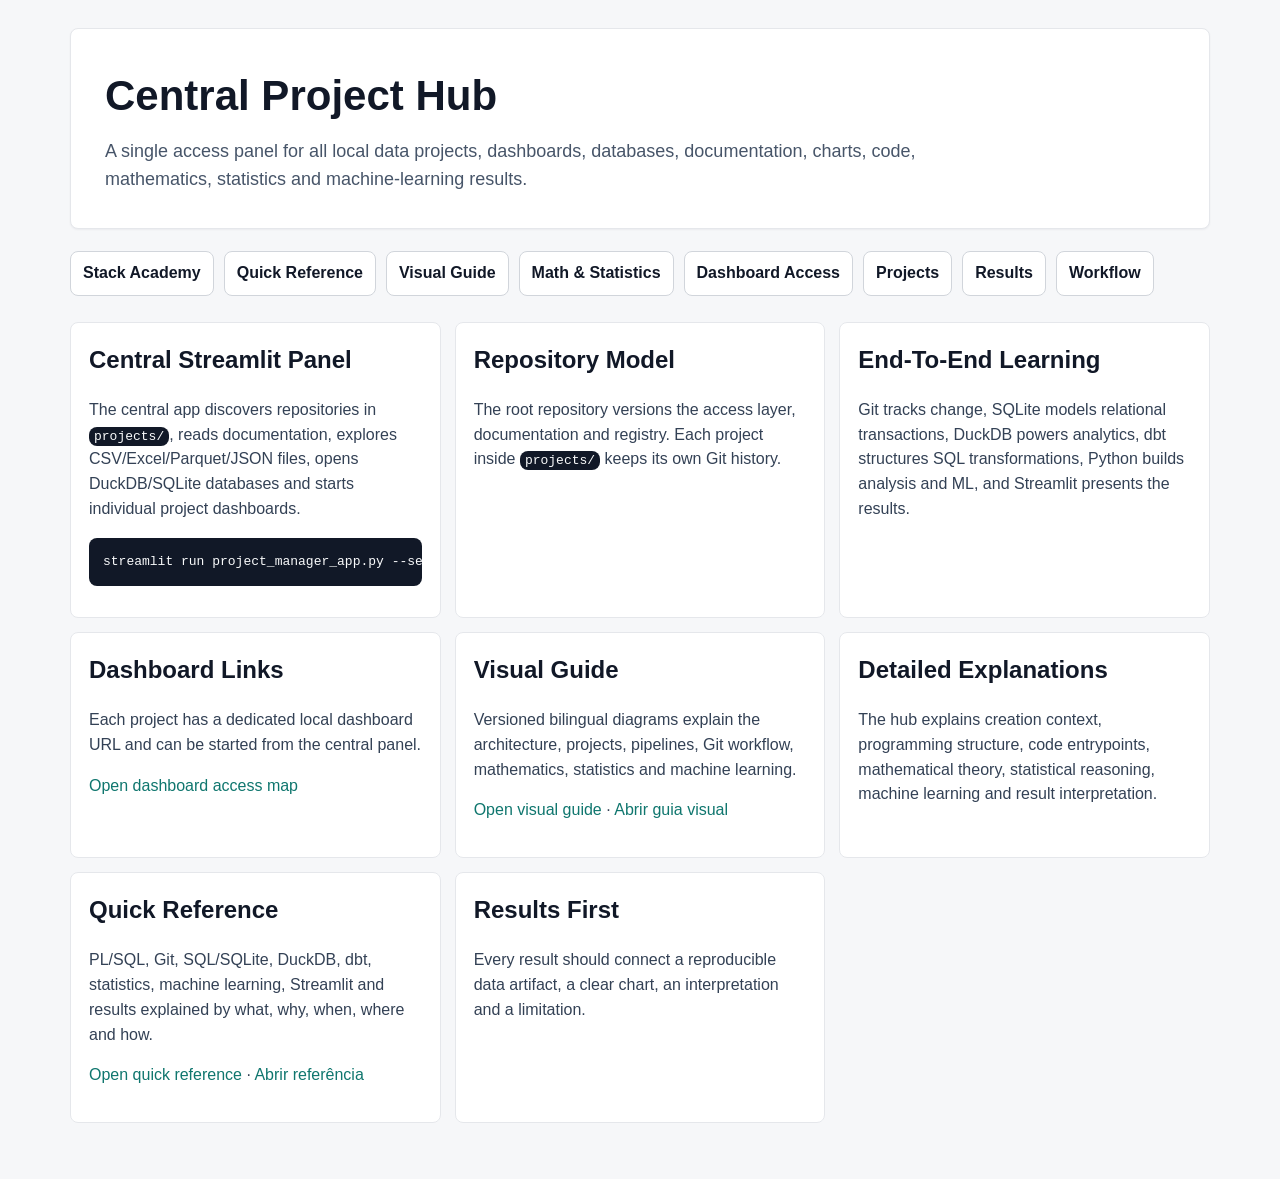
<file: docs_html/index.html>
<!doctype html>
<html lang="en">
<head>
  <meta charset="utf-8">
  <meta name="viewport" content="width=device-width, initial-scale=1">
  <title>Central Project Hub</title>
  <link rel="stylesheet" href="style.css">
</head>
<body>
  <main class="shell">
    <section class="hero">
      <h1>Central Project Hub</h1>
      <p>A single access panel for all local data projects, dashboards, databases, documentation, charts, code, mathematics, statistics and machine-learning results.</p>
    </section>
    <nav class="nav">
      <a href="concepts.html">Stack Academy</a>
      <a href="stack_reference.html">Quick Reference</a>
      <a href="visuals.html">Visual Guide</a>
      <a href="theory.html">Math & Statistics</a>
      <a href="services.html">Dashboard Access</a>
      <a href="projects.html">Projects</a>
      <a href="results.html">Results</a>
      <a href="roadmap.html">Workflow</a>
    </nav>
    <section class="grid">
      <article class="card">
        <h2>Central Streamlit Panel</h2>
        <p>The central app discovers repositories in <code>projects/</code>, reads documentation, explores CSV/Excel/Parquet/JSON files, opens DuckDB/SQLite databases and starts individual project dashboards.</p>
        <pre>streamlit run project_manager_app.py --server.port 8600</pre>
      </article>
      <article class="card">
        <h2>Repository Model</h2>
        <p>The root repository versions the access layer, documentation and registry. Each project inside <code>projects/</code> keeps its own Git history.</p>
      </article>
      <article class="card">
        <h2>End-To-End Learning</h2>
        <p>Git tracks change, SQLite models relational transactions, DuckDB powers analytics, dbt structures SQL transformations, Python builds analysis and ML, and Streamlit presents the results.</p>
      </article>
      <article class="card">
        <h2>Dashboard Links</h2>
        <p>Each project has a dedicated local dashboard URL and can be started from the central panel.</p>
        <p><a href="services.html">Open dashboard access map</a></p>
      </article>
      <article class="card">
        <h2>Visual Guide</h2>
        <p>Versioned bilingual diagrams explain the architecture, projects, pipelines, Git workflow, mathematics, statistics and machine learning.</p>
        <p><a href="visuals.html">Open visual guide</a> · <a href="visuals_pt.html">Abrir guia visual</a></p>
      </article>
      <article class="card">
        <h2>Detailed Explanations</h2>
        <p>The hub explains creation context, programming structure, code entrypoints, mathematical theory, statistical reasoning, machine learning and result interpretation.</p>
      </article>
      <article class="card">
        <h2>Quick Reference</h2>
        <p>PL/SQL, Git, SQL/SQLite, DuckDB, dbt, statistics, machine learning, Streamlit and results explained by what, why, when, where and how.</p>
        <p><a href="stack_reference.html">Open quick reference</a> · <a href="stack_reference_pt.html">Abrir referência</a></p>
      </article>
      <article class="card">
        <h2>Results First</h2>
        <p>Every result should connect a reproducible data artifact, a clear chart, an interpretation and a limitation.</p>
      </article>
    </section>
  </main>
</body>
</html>
</file>
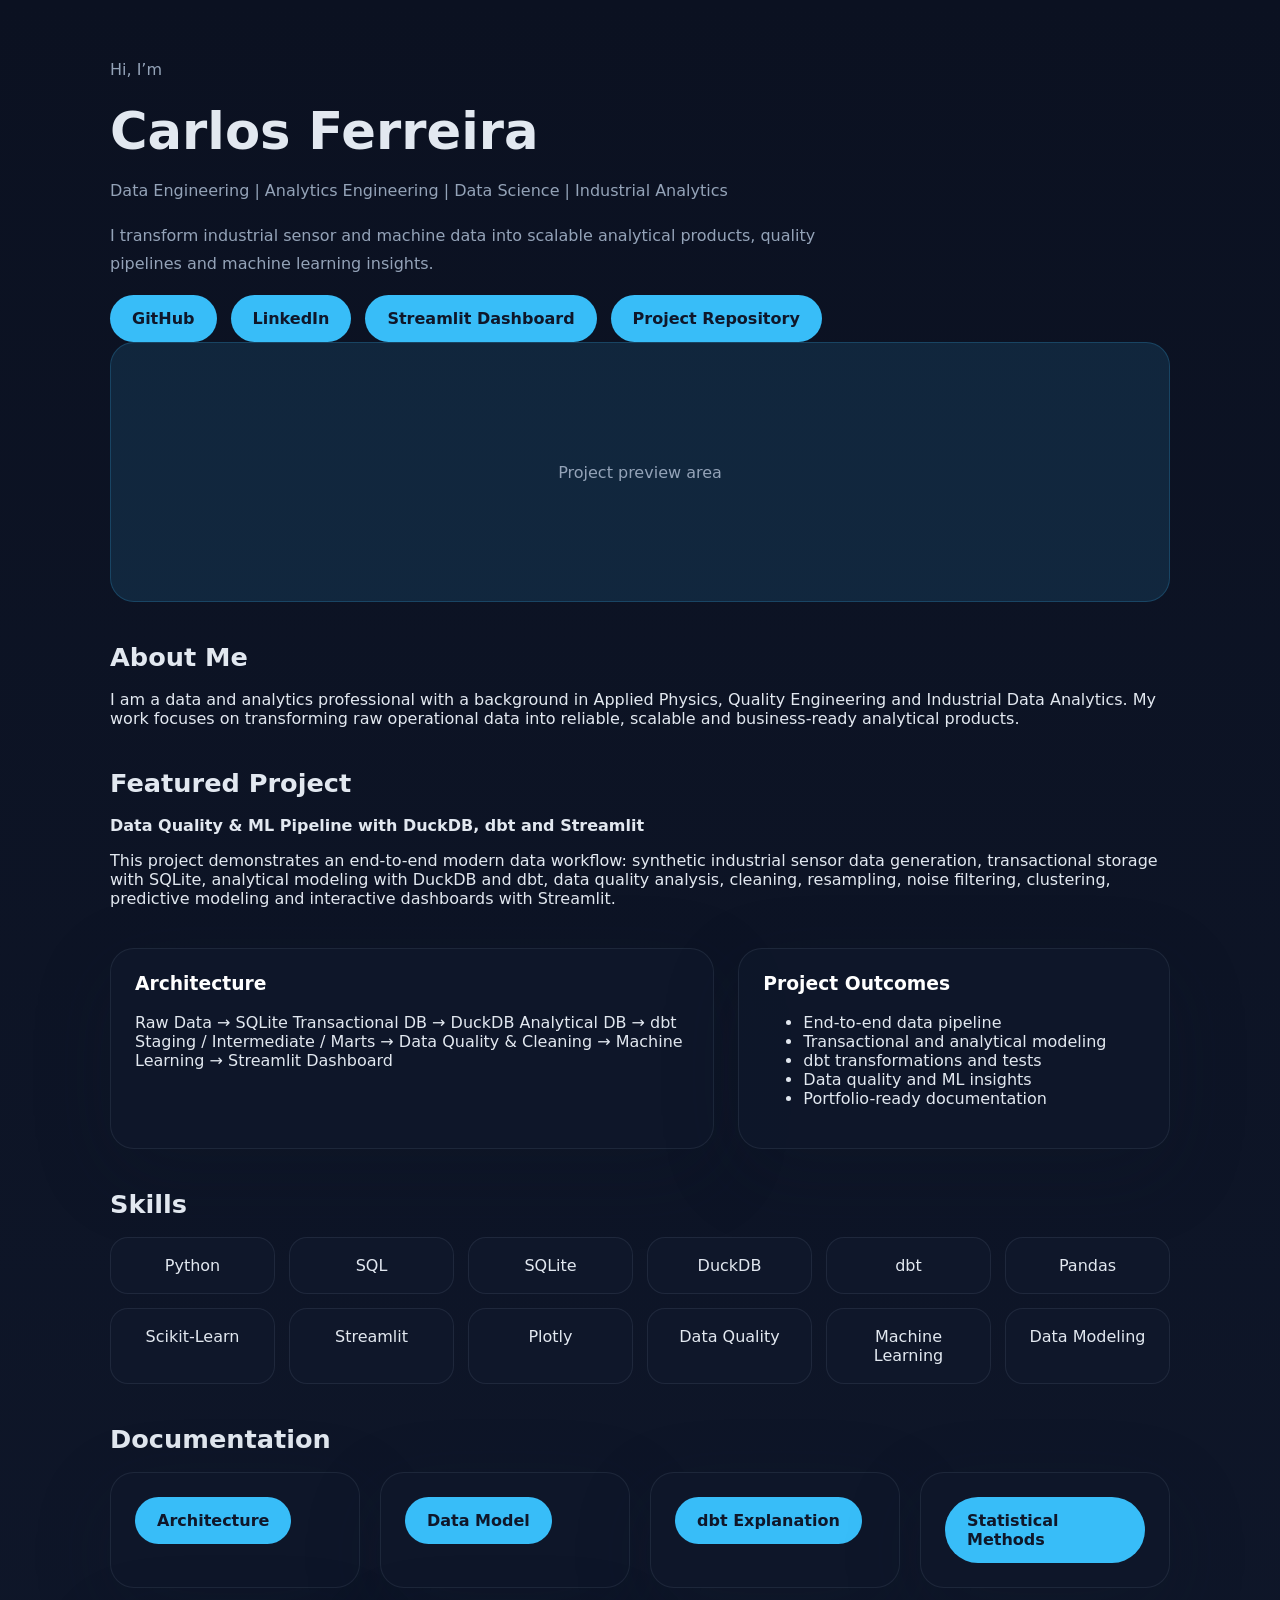
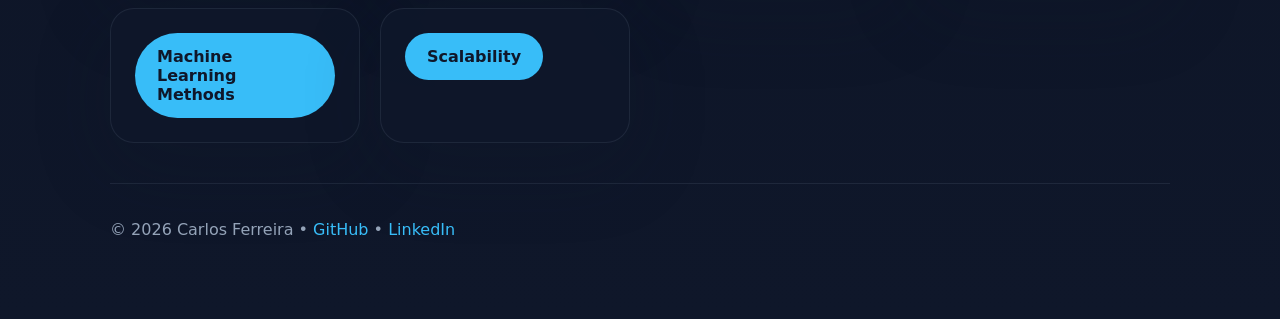
<file: data_quality_ml_duckdb_dbt_streamlit_project/docs/index.html>
<!DOCTYPE html>
<html lang="en">
<head>
  <meta charset="UTF-8" />
  <meta name="viewport" content="width=device-width, initial-scale=1.0" />
  <title>Carlos Ferreira | Data Quality & ML Pipeline</title>
  <link rel="stylesheet" href="styles.css" />
</head>
<body>
  <div class="container">
    <header class="hero">
      <div>
        <p>Hi, I’m</p>
        <h1>Carlos Ferreira</h1>
        <p>Data Engineering | Analytics Engineering | Data Science | Industrial Analytics</p>
        <p>I transform industrial sensor and machine data into scalable analytical products, quality pipelines and machine learning insights.</p>
        <div class="buttons">
          <a class="button" href="https://github.com/">GitHub</a>
          <a class="button" href="https://www.linkedin.com/">LinkedIn</a>
          <a class="button" href="https://" target="_blank">Streamlit Dashboard</a>
          <a class="button" href="https://github.com/">Project Repository</a>
        </div>
      </div>
      <div class="hero-image">Project preview area</div>
    </header>

    <section>
      <h2 class="section-title">About Me</h2>
      <p>I am a data and analytics professional with a background in Applied Physics, Quality Engineering and Industrial Data Analytics. My work focuses on transforming raw operational data into reliable, scalable and business-ready analytical products.</p>
    </section>

    <section>
      <h2 class="section-title">Featured Project</h2>
      <p><strong>Data Quality & ML Pipeline with DuckDB, dbt and Streamlit</strong></p>
      <p>This project demonstrates an end-to-end modern data workflow: synthetic industrial sensor data generation, transactional storage with SQLite, analytical modeling with DuckDB and dbt, data quality analysis, cleaning, resampling, noise filtering, clustering, predictive modeling and interactive dashboards with Streamlit.</p>
    </section>

    <section class="grid-2">
      <div class="card">
        <h3>Architecture</h3>
        <p>Raw Data → SQLite Transactional DB → DuckDB Analytical DB → dbt Staging / Intermediate / Marts → Data Quality & Cleaning → Machine Learning → Streamlit Dashboard</p>
      </div>
      <div class="card">
        <h3>Project Outcomes</h3>
        <ul>
          <li>End-to-end data pipeline</li>
          <li>Transactional and analytical modeling</li>
          <li>dbt transformations and tests</li>
          <li>Data quality and ML insights</li>
          <li>Portfolio-ready documentation</li>
        </ul>
      </div>
    </section>

    <section>
      <h2 class="section-title">Skills</h2>
      <div class="skills">
        <div class="skill">Python</div>
        <div class="skill">SQL</div>
        <div class="skill">SQLite</div>
        <div class="skill">DuckDB</div>
        <div class="skill">dbt</div>
        <div class="skill">Pandas</div>
        <div class="skill">Scikit-Learn</div>
        <div class="skill">Streamlit</div>
        <div class="skill">Plotly</div>
        <div class="skill">Data Quality</div>
        <div class="skill">Machine Learning</div>
        <div class="skill">Data Modeling</div>
      </div>
    </section>

    <section>
      <h2 class="section-title">Documentation</h2>
      <div class="card-grid">
        <div class="card"><a class="button" href="architecture.md">Architecture</a></div>
        <div class="card"><a class="button" href="data_model.md">Data Model</a></div>
        <div class="card"><a class="button" href="dbt_explanation.md">dbt Explanation</a></div>
        <div class="card"><a class="button" href="statistical_methods.md">Statistical Methods</a></div>
        <div class="card"><a class="button" href="machine_learning_methods.md">Machine Learning Methods</a></div>
        <div class="card"><a class="button" href="scalability.md">Scalability</a></div>
      </div>
    </section>

    <footer>
      <p>&copy; 2026 Carlos Ferreira • <a href="https://github.com/">GitHub</a> • <a href="https://www.linkedin.com/">LinkedIn</a></p>
    </footer>
  </div>
</body>
</html>
</file>
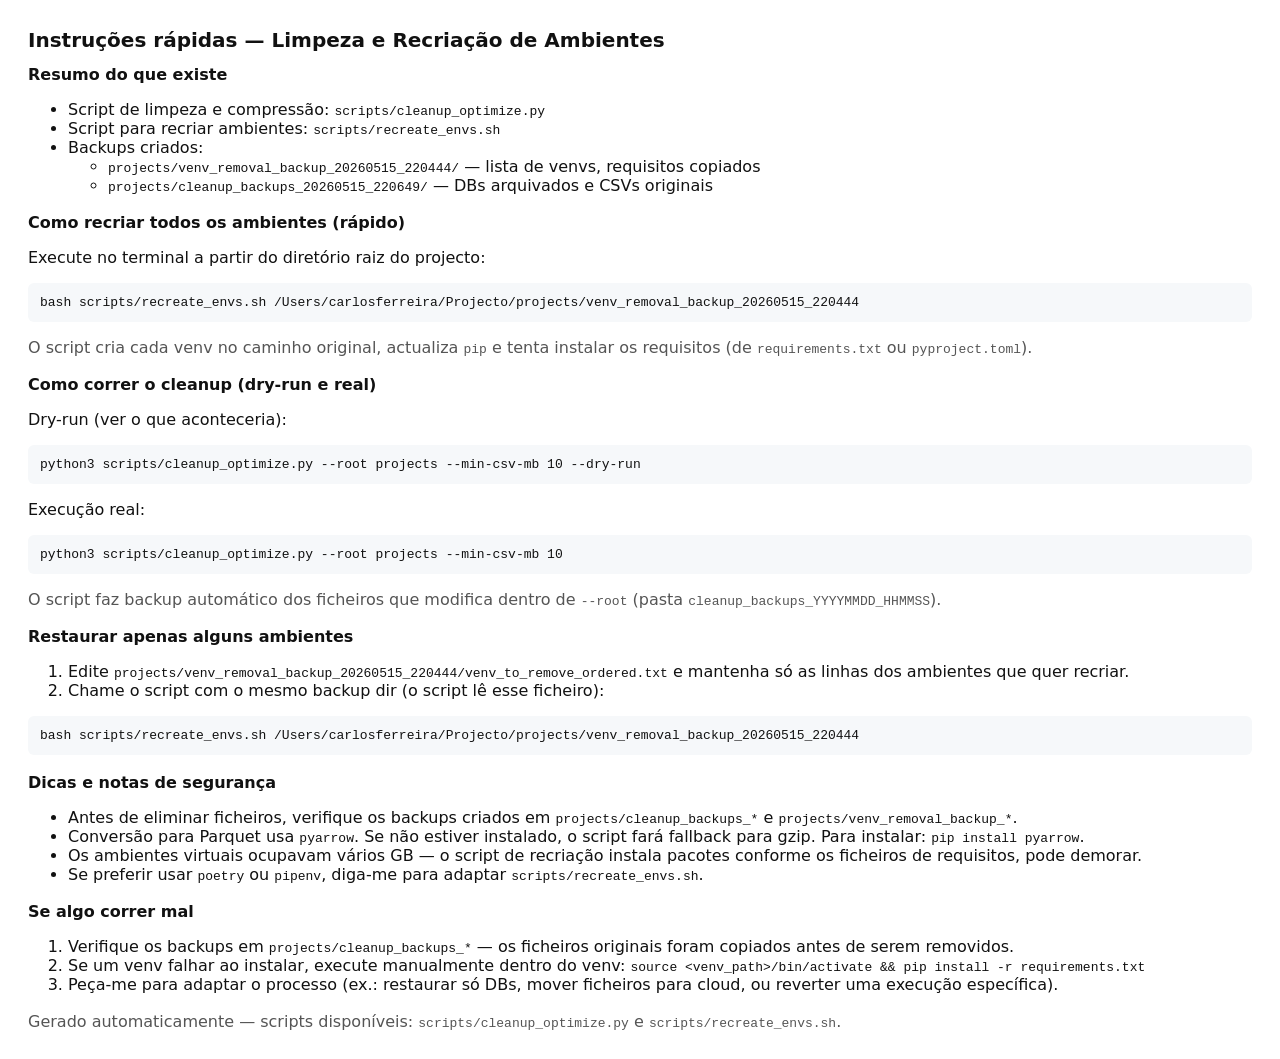
<file: cleanup_instructions.html>
<!doctype html>
<html lang="pt-PT">
<head>
  <meta charset="utf-8">
  <meta name="viewport" content="width=device-width,initial-scale=1">
  <title>Instruções — Limpeza e Recriação de Ambientes</title>
  <style>
    body{font-family:system-ui,-apple-system,Segoe UI,Roboto,Helvetica,Arial;margin:28px;color:#111}
    h1{font-size:20px}
    pre{background:#f6f8fa;padding:12px;border-radius:6px;overflow:auto}
    section{margin-bottom:18px}
    .note{color:#555}
  </style>
</head>
<body>
  <h1>Instruções rápidas — Limpeza e Recriação de Ambientes</h1>

  <section>
    <strong>Resumo do que existe</strong>
    <ul>
      <li>Script de limpeza e compressão: <code>scripts/cleanup_optimize.py</code></li>
      <li>Script para recriar ambientes: <code>scripts/recreate_envs.sh</code></li>
      <li>Backups criados:</li>
      <ul>
        <li><code>projects/venv_removal_backup_20260515_220444/</code> — lista de venvs, requisitos copiados</li>
        <li><code>projects/cleanup_backups_20260515_220649/</code> — DBs arquivados e CSVs originais</li>
      </ul>
    </ul>
  </section>

  <section>
    <strong>Como recriar todos os ambientes (rápido)</strong>
    <p>Execute no terminal a partir do diretório raiz do projecto:</p>
    <pre><code class="language-bash">bash scripts/recreate_envs.sh /Users/carlosferreira/Projecto/projects/venv_removal_backup_20260515_220444</code></pre>
    <p class="note">O script cria cada venv no caminho original, actualiza <code>pip</code> e tenta instalar os requisitos (de <code>requirements.txt</code> ou <code>pyproject.toml</code>).</p>
  </section>

  <section>
    <strong>Como correr o cleanup (dry-run e real)</strong>
    <p>Dry-run (ver o que aconteceria):</p>
    <pre><code class="language-bash">python3 scripts/cleanup_optimize.py --root projects --min-csv-mb 10 --dry-run</code></pre>
    <p>Execução real:</p>
    <pre><code class="language-bash">python3 scripts/cleanup_optimize.py --root projects --min-csv-mb 10</code></pre>
    <p class="note">O script faz backup automático dos ficheiros que modifica dentro de <code>--root</code> (pasta <code>cleanup_backups_YYYYMMDD_HHMMSS</code>).</p>
  </section>

  <section>
    <strong>Restaurar apenas alguns ambientes</strong>
    <ol>
      <li>Edite <code>projects/venv_removal_backup_20260515_220444/venv_to_remove_ordered.txt</code> e mantenha só as linhas dos ambientes que quer recriar.</li>
      <li>Chame o script com o mesmo backup dir (o script lê esse ficheiro):</li>
    </ol>
    <pre><code class="language-bash">bash scripts/recreate_envs.sh /Users/carlosferreira/Projecto/projects/venv_removal_backup_20260515_220444</code></pre>
  </section>

  <section>
    <strong>Dicas e notas de segurança</strong>
    <ul>
      <li>Antes de eliminar ficheiros, verifique os backups criados em <code>projects/cleanup_backups_*</code> e <code>projects/venv_removal_backup_*</code>.</li>
      <li>Conversão para Parquet usa <code>pyarrow</code>. Se não estiver instalado, o script fará fallback para gzip.
        Para instalar: <code>pip install pyarrow</code>.</li>
      <li>Os ambientes virtuais ocupavam vários GB — o script de recriação instala pacotes conforme os ficheiros de requisitos, pode demorar.</li>
      <li>Se preferir usar <code>poetry</code> ou <code>pipenv</code>, diga-me para adaptar <code>scripts/recreate_envs.sh</code>.</li>
    </ul>
  </section>

  <section>
    <strong>Se algo correr mal</strong>
    <ol>
      <li>Verifique os backups em <code>projects/cleanup_backups_*</code> — os ficheiros originais foram copiados antes de serem removidos.</li>
      <li>Se um venv falhar ao instalar, execute manualmente dentro do venv: <code>source &lt;venv_path&gt;/bin/activate && pip install -r requirements.txt</code></li>
      <li>Peça-me para adaptar o processo (ex.: restaurar só DBs, mover ficheiros para cloud, ou reverter uma execução específica).</li>
    </ol>
  </section>

  <footer class="note">Gerado automaticamente — scripts disponíveis: <code>scripts/cleanup_optimize.py</code> e <code>scripts/recreate_envs.sh</code>.</footer>
</body>
</html>
</file>
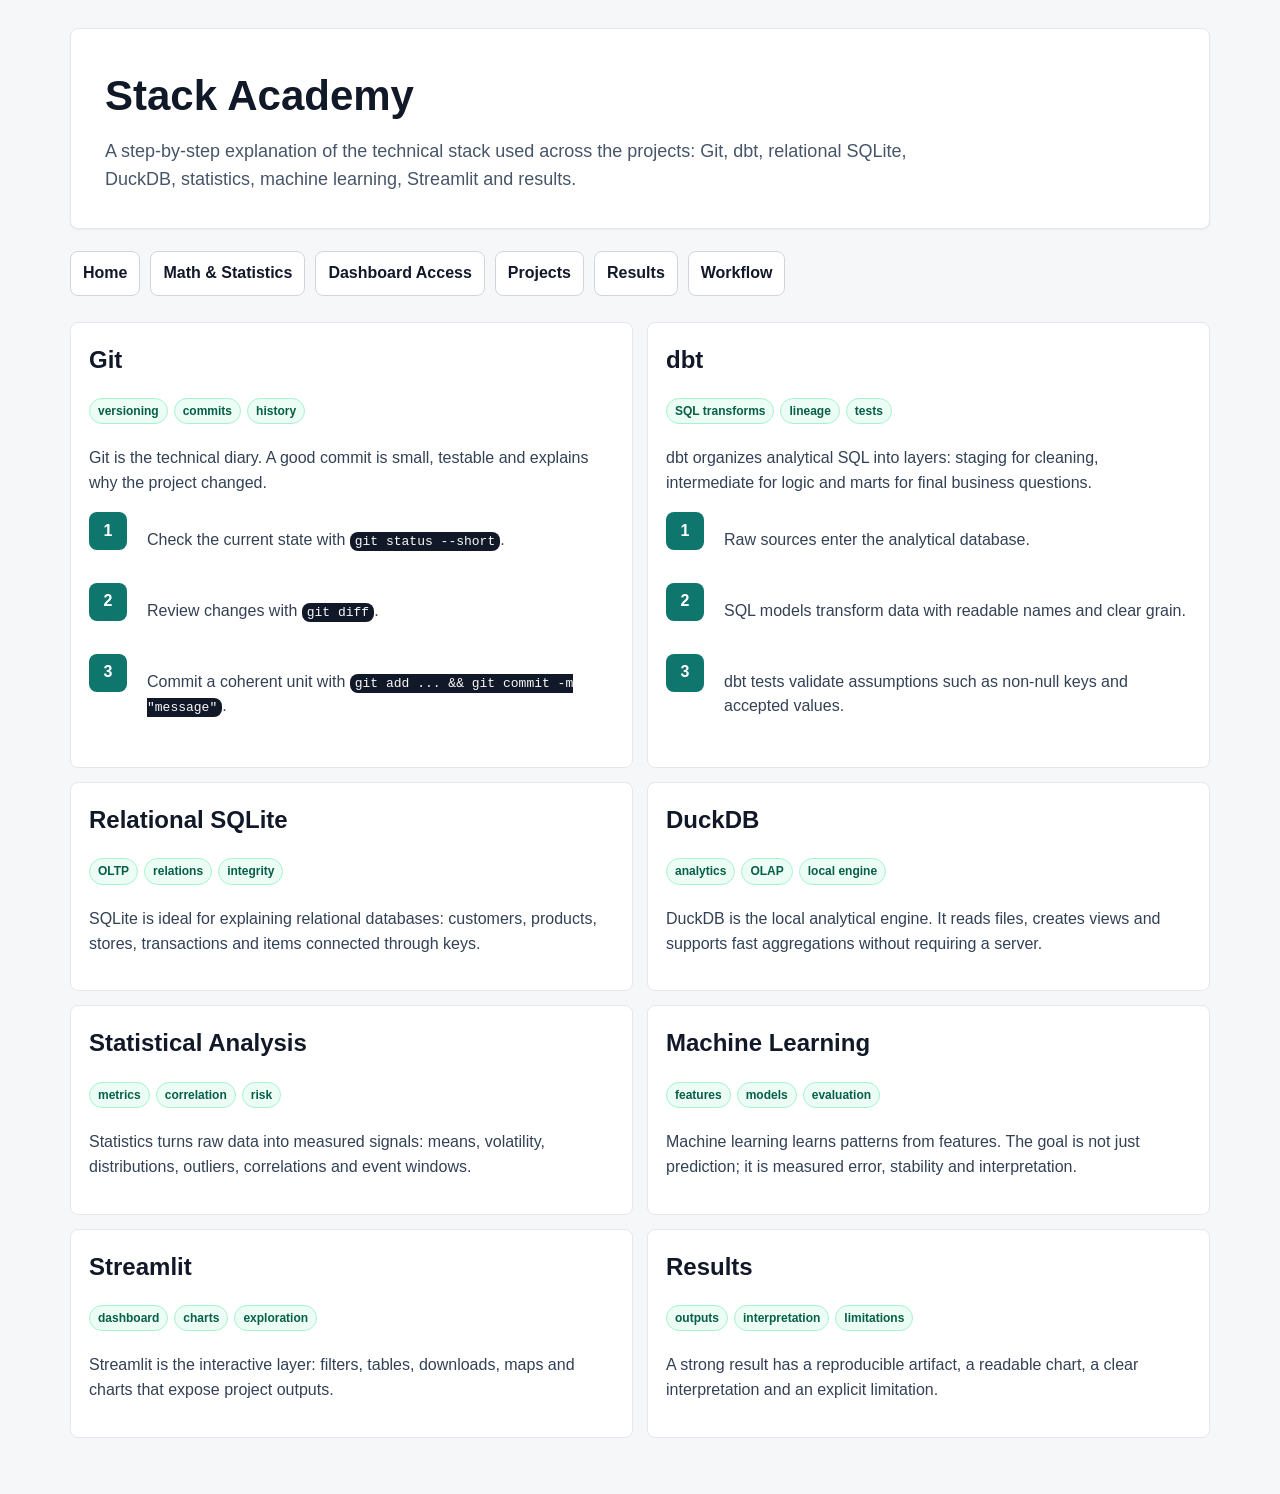
<file: docs_html/concepts.html>
<!doctype html>
<html lang="en">
<head>
  <meta charset="utf-8">
  <meta name="viewport" content="width=device-width, initial-scale=1">
  <title>Stack Academy</title>
  <link rel="stylesheet" href="style.css">
</head>
<body>
  <main class="shell">
    <section class="hero">
      <h1>Stack Academy</h1>
      <p>A step-by-step explanation of the technical stack used across the projects: Git, dbt, relational SQLite, DuckDB, statistics, machine learning, Streamlit and results.</p>
    </section>
    <nav class="nav">
      <a href="index.html">Home</a>
      <a href="theory.html">Math & Statistics</a>
      <a href="services.html">Dashboard Access</a>
      <a href="projects.html">Projects</a>
      <a href="results.html">Results</a>
      <a href="roadmap.html">Workflow</a>
    </nav>
    <section class="grid two">
      <article class="card">
        <h2>Git</h2>
        <span class="tag">versioning</span><span class="tag">commits</span><span class="tag">history</span>
        <p>Git is the technical diary. A good commit is small, testable and explains why the project changed.</p>
        <div class="step"><strong>1</strong><p>Check the current state with <code>git status --short</code>.</p></div>
        <div class="step"><strong>2</strong><p>Review changes with <code>git diff</code>.</p></div>
        <div class="step"><strong>3</strong><p>Commit a coherent unit with <code>git add ... && git commit -m "message"</code>.</p></div>
      </article>
      <article class="card">
        <h2>dbt</h2>
        <span class="tag">SQL transforms</span><span class="tag">lineage</span><span class="tag">tests</span>
        <p>dbt organizes analytical SQL into layers: staging for cleaning, intermediate for logic and marts for final business questions.</p>
        <div class="step"><strong>1</strong><p>Raw sources enter the analytical database.</p></div>
        <div class="step"><strong>2</strong><p>SQL models transform data with readable names and clear grain.</p></div>
        <div class="step"><strong>3</strong><p>dbt tests validate assumptions such as non-null keys and accepted values.</p></div>
      </article>
      <article class="card">
        <h2>Relational SQLite</h2>
        <span class="tag">OLTP</span><span class="tag">relations</span><span class="tag">integrity</span>
        <p>SQLite is ideal for explaining relational databases: customers, products, stores, transactions and items connected through keys.</p>
      </article>
      <article class="card">
        <h2>DuckDB</h2>
        <span class="tag">analytics</span><span class="tag">OLAP</span><span class="tag">local engine</span>
        <p>DuckDB is the local analytical engine. It reads files, creates views and supports fast aggregations without requiring a server.</p>
      </article>
      <article class="card">
        <h2>Statistical Analysis</h2>
        <span class="tag">metrics</span><span class="tag">correlation</span><span class="tag">risk</span>
        <p>Statistics turns raw data into measured signals: means, volatility, distributions, outliers, correlations and event windows.</p>
      </article>
      <article class="card">
        <h2>Machine Learning</h2>
        <span class="tag">features</span><span class="tag">models</span><span class="tag">evaluation</span>
        <p>Machine learning learns patterns from features. The goal is not just prediction; it is measured error, stability and interpretation.</p>
      </article>
      <article class="card">
        <h2>Streamlit</h2>
        <span class="tag">dashboard</span><span class="tag">charts</span><span class="tag">exploration</span>
        <p>Streamlit is the interactive layer: filters, tables, downloads, maps and charts that expose project outputs.</p>
      </article>
      <article class="card">
        <h2>Results</h2>
        <span class="tag">outputs</span><span class="tag">interpretation</span><span class="tag">limitations</span>
        <p>A strong result has a reproducible artifact, a readable chart, a clear interpretation and an explicit limitation.</p>
      </article>
    </section>
  </main>
</body>
</html>
</file>
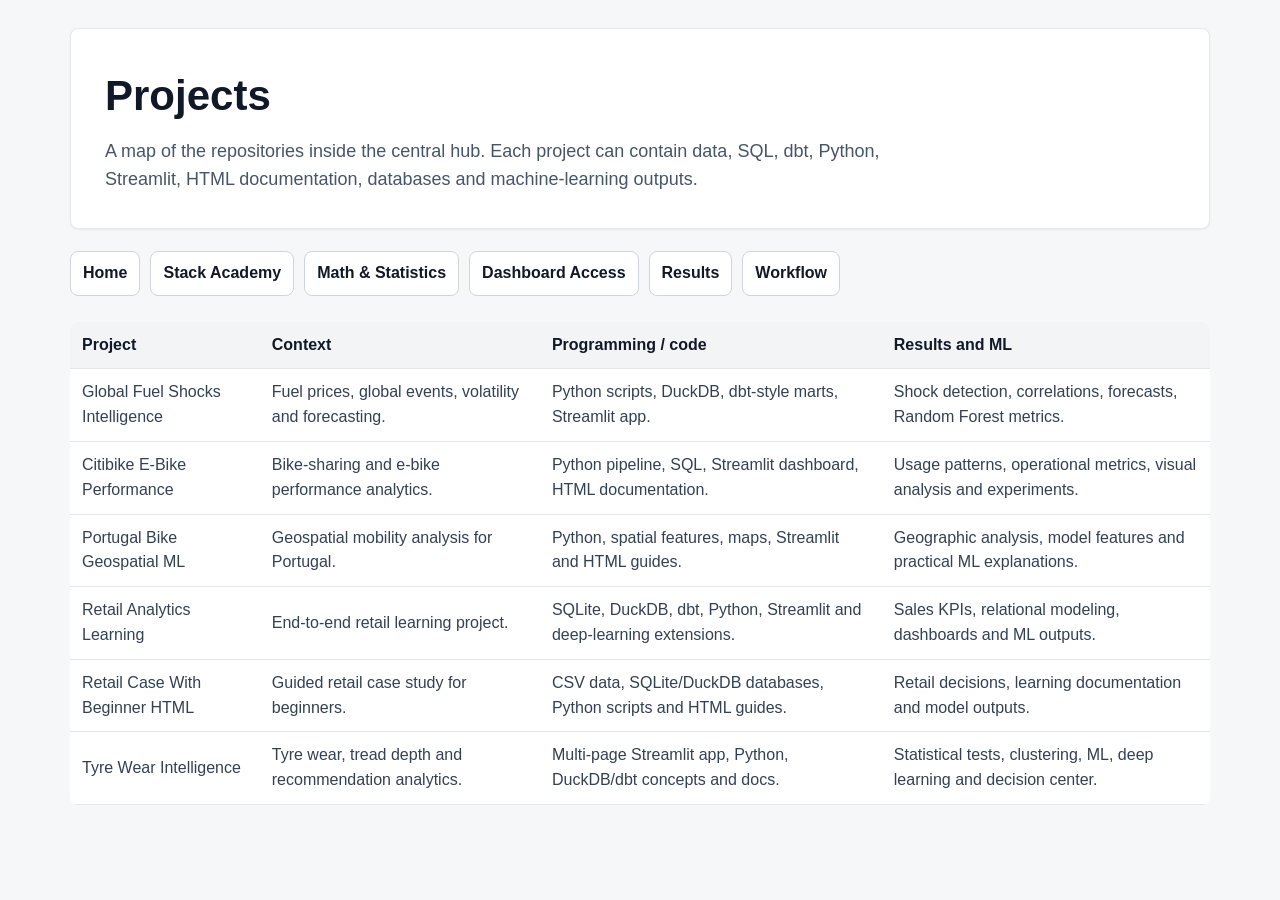
<file: docs_html/projects.html>
<!doctype html>
<html lang="en">
<head>
  <meta charset="utf-8">
  <meta name="viewport" content="width=device-width, initial-scale=1">
  <title>Projects</title>
  <link rel="stylesheet" href="style.css">
</head>
<body>
  <main class="shell">
    <section class="hero">
      <h1>Projects</h1>
      <p>A map of the repositories inside the central hub. Each project can contain data, SQL, dbt, Python, Streamlit, HTML documentation, databases and machine-learning outputs.</p>
    </section>
    <nav class="nav">
      <a href="index.html">Home</a>
      <a href="concepts.html">Stack Academy</a>
      <a href="theory.html">Math & Statistics</a>
      <a href="services.html">Dashboard Access</a>
      <a href="results.html">Results</a>
      <a href="roadmap.html">Workflow</a>
    </nav>
    <table>
      <thead>
        <tr><th>Project</th><th>Context</th><th>Programming / code</th><th>Results and ML</th></tr>
      </thead>
      <tbody>
        <tr><td>Global Fuel Shocks Intelligence</td><td>Fuel prices, global events, volatility and forecasting.</td><td>Python scripts, DuckDB, dbt-style marts, Streamlit app.</td><td>Shock detection, correlations, forecasts, Random Forest metrics.</td></tr>
        <tr><td>Citibike E-Bike Performance</td><td>Bike-sharing and e-bike performance analytics.</td><td>Python pipeline, SQL, Streamlit dashboard, HTML documentation.</td><td>Usage patterns, operational metrics, visual analysis and experiments.</td></tr>
        <tr><td>Portugal Bike Geospatial ML</td><td>Geospatial mobility analysis for Portugal.</td><td>Python, spatial features, maps, Streamlit and HTML guides.</td><td>Geographic analysis, model features and practical ML explanations.</td></tr>
        <tr><td>Retail Analytics Learning</td><td>End-to-end retail learning project.</td><td>SQLite, DuckDB, dbt, Python, Streamlit and deep-learning extensions.</td><td>Sales KPIs, relational modeling, dashboards and ML outputs.</td></tr>
        <tr><td>Retail Case With Beginner HTML</td><td>Guided retail case study for beginners.</td><td>CSV data, SQLite/DuckDB databases, Python scripts and HTML guides.</td><td>Retail decisions, learning documentation and model outputs.</td></tr>
        <tr><td>Tyre Wear Intelligence</td><td>Tyre wear, tread depth and recommendation analytics.</td><td>Multi-page Streamlit app, Python, DuckDB/dbt concepts and docs.</td><td>Statistical tests, clustering, ML, deep learning and decision center.</td></tr>
      </tbody>
    </table>
  </main>
</body>
</html>
</file>
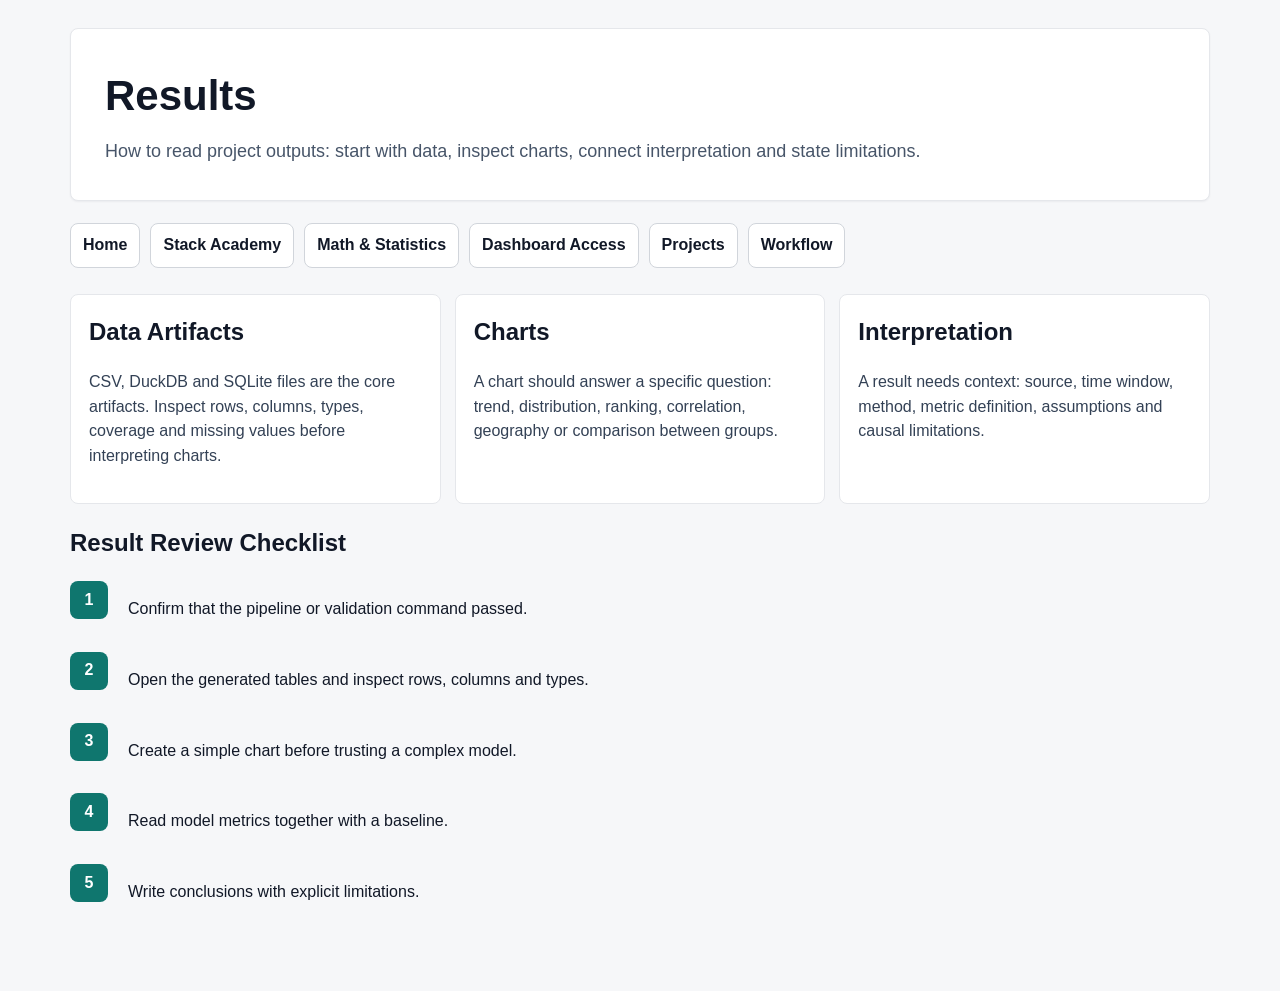
<file: docs_html/results.html>
<!doctype html>
<html lang="en">
<head>
  <meta charset="utf-8">
  <meta name="viewport" content="width=device-width, initial-scale=1">
  <title>Results</title>
  <link rel="stylesheet" href="style.css">
</head>
<body>
  <main class="shell">
    <section class="hero">
      <h1>Results</h1>
      <p>How to read project outputs: start with data, inspect charts, connect interpretation and state limitations.</p>
    </section>
    <nav class="nav">
      <a href="index.html">Home</a>
      <a href="concepts.html">Stack Academy</a>
      <a href="theory.html">Math & Statistics</a>
      <a href="services.html">Dashboard Access</a>
      <a href="projects.html">Projects</a>
      <a href="roadmap.html">Workflow</a>
    </nav>
    <section class="grid">
      <article class="card">
        <h2>Data Artifacts</h2>
        <p>CSV, DuckDB and SQLite files are the core artifacts. Inspect rows, columns, types, coverage and missing values before interpreting charts.</p>
      </article>
      <article class="card">
        <h2>Charts</h2>
        <p>A chart should answer a specific question: trend, distribution, ranking, correlation, geography or comparison between groups.</p>
      </article>
      <article class="card">
        <h2>Interpretation</h2>
        <p>A result needs context: source, time window, method, metric definition, assumptions and causal limitations.</p>
      </article>
    </section>
    <h2>Result Review Checklist</h2>
    <div class="step"><strong>1</strong><p>Confirm that the pipeline or validation command passed.</p></div>
    <div class="step"><strong>2</strong><p>Open the generated tables and inspect rows, columns and types.</p></div>
    <div class="step"><strong>3</strong><p>Create a simple chart before trusting a complex model.</p></div>
    <div class="step"><strong>4</strong><p>Read model metrics together with a baseline.</p></div>
    <div class="step"><strong>5</strong><p>Write conclusions with explicit limitations.</p></div>
  </main>
</body>
</html>
</file>
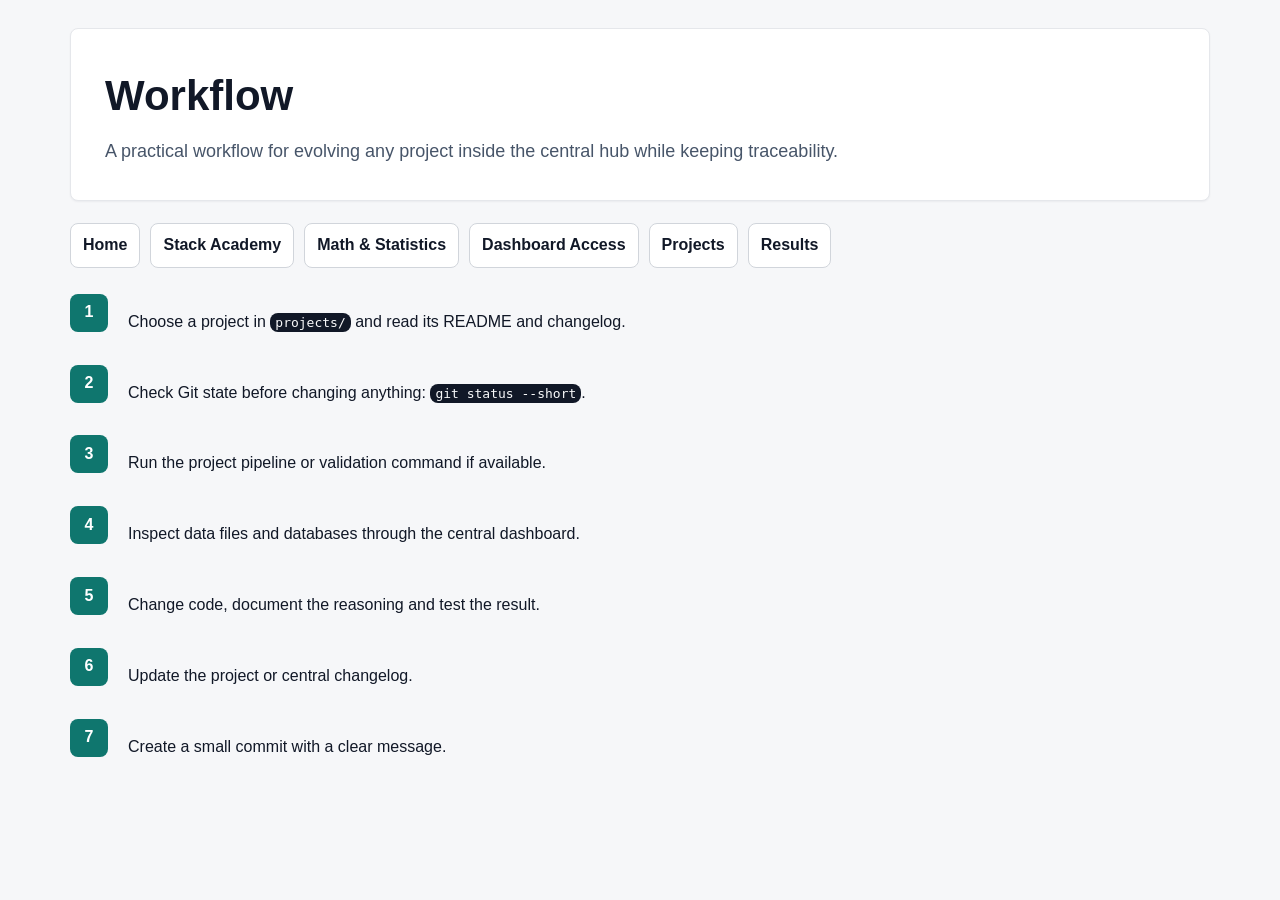
<file: docs_html/roadmap.html>
<!doctype html>
<html lang="en">
<head>
  <meta charset="utf-8">
  <meta name="viewport" content="width=device-width, initial-scale=1">
  <title>Workflow</title>
  <link rel="stylesheet" href="style.css">
</head>
<body>
  <main class="shell">
    <section class="hero">
      <h1>Workflow</h1>
      <p>A practical workflow for evolving any project inside the central hub while keeping traceability.</p>
    </section>
    <nav class="nav">
      <a href="index.html">Home</a>
      <a href="concepts.html">Stack Academy</a>
      <a href="theory.html">Math & Statistics</a>
      <a href="services.html">Dashboard Access</a>
      <a href="projects.html">Projects</a>
      <a href="results.html">Results</a>
    </nav>
    <div class="step"><strong>1</strong><p>Choose a project in <code>projects/</code> and read its README and changelog.</p></div>
    <div class="step"><strong>2</strong><p>Check Git state before changing anything: <code>git status --short</code>.</p></div>
    <div class="step"><strong>3</strong><p>Run the project pipeline or validation command if available.</p></div>
    <div class="step"><strong>4</strong><p>Inspect data files and databases through the central dashboard.</p></div>
    <div class="step"><strong>5</strong><p>Change code, document the reasoning and test the result.</p></div>
    <div class="step"><strong>6</strong><p>Update the project or central changelog.</p></div>
    <div class="step"><strong>7</strong><p>Create a small commit with a clear message.</p></div>
  </main>
</body>
</html>
</file>
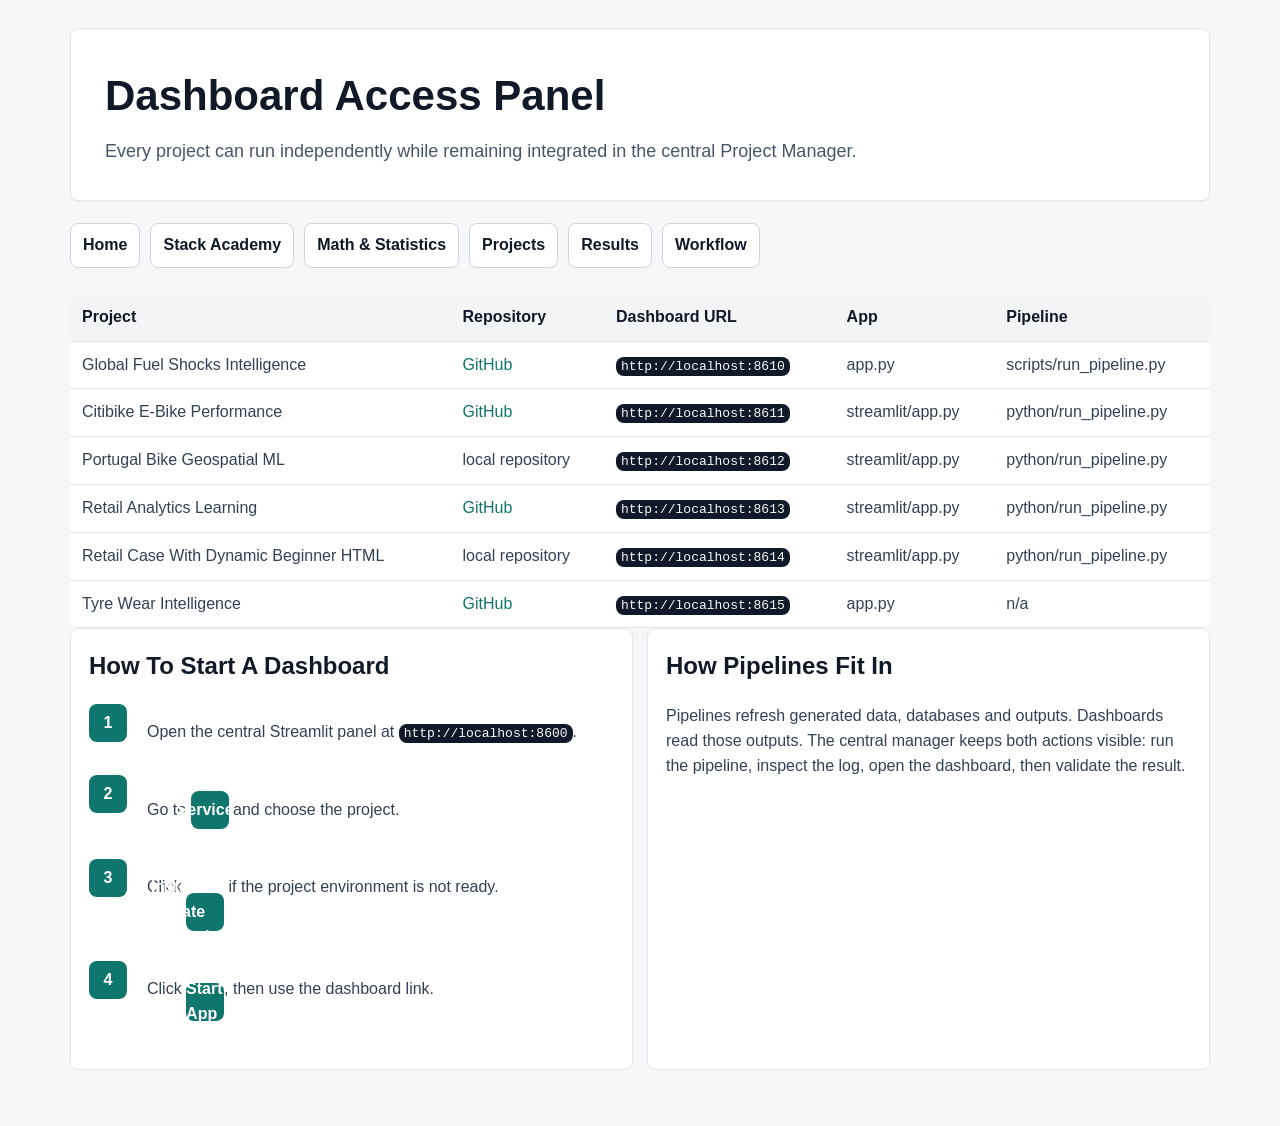
<file: docs_html/services.html>
<!doctype html>
<html lang="en">
<head>
  <meta charset="utf-8">
  <meta name="viewport" content="width=device-width, initial-scale=1">
  <title>Dashboard Access Panel</title>
  <link rel="stylesheet" href="style.css">
</head>
<body>
  <main class="shell">
    <section class="hero">
      <h1>Dashboard Access Panel</h1>
      <p>Every project can run independently while remaining integrated in the central Project Manager.</p>
    </section>
    <nav class="nav">
      <a href="index.html">Home</a>
      <a href="concepts.html">Stack Academy</a>
      <a href="theory.html">Math & Statistics</a>
      <a href="projects.html">Projects</a>
      <a href="results.html">Results</a>
      <a href="roadmap.html">Workflow</a>
    </nav>
    <table>
      <thead>
        <tr><th>Project</th><th>Repository</th><th>Dashboard URL</th><th>App</th><th>Pipeline</th></tr>
      </thead>
      <tbody>
        <tr><td>Global Fuel Shocks Intelligence</td><td><a href="https://github.com/JoseCCFerreira/global-fuel-shocks-intelligence.git">GitHub</a></td><td><code>http://localhost:8610</code></td><td>app.py</td><td>scripts/run_pipeline.py</td></tr>
        <tr><td>Citibike E-Bike Performance</td><td><a href="https://github.com/JoseCCFerreira/citibike-ebike-performance-repo.git">GitHub</a></td><td><code>http://localhost:8611</code></td><td>streamlit/app.py</td><td>python/run_pipeline.py</td></tr>
        <tr><td>Portugal Bike Geospatial ML</td><td>local repository</td><td><code>http://localhost:8612</code></td><td>streamlit/app.py</td><td>python/run_pipeline.py</td></tr>
        <tr><td>Retail Analytics Learning</td><td><a href="https://github.com/JoseCCFerreira/retail-analytics-learning-repo.git">GitHub</a></td><td><code>http://localhost:8613</code></td><td>streamlit/app.py</td><td>python/run_pipeline.py</td></tr>
        <tr><td>Retail Case With Dynamic Beginner HTML</td><td>local repository</td><td><code>http://localhost:8614</code></td><td>streamlit/app.py</td><td>python/run_pipeline.py</td></tr>
        <tr><td>Tyre Wear Intelligence</td><td><a href="https://github.com/JoseCCFerreira/tyrewear-intelligence.git">GitHub</a></td><td><code>http://localhost:8615</code></td><td>app.py</td><td>n/a</td></tr>
      </tbody>
    </table>
    <section class="grid two">
      <article class="card">
        <h2>How To Start A Dashboard</h2>
        <div class="step"><strong>1</strong><p>Open the central Streamlit panel at <code>http://localhost:8600</code>.</p></div>
        <div class="step"><strong>2</strong><p>Go to <strong>Services</strong> and choose the project.</p></div>
        <div class="step"><strong>3</strong><p>Click <strong>Install / Update Dependencies</strong> if the project environment is not ready.</p></div>
        <div class="step"><strong>4</strong><p>Click <strong>Start App</strong>, then use the dashboard link.</p></div>
      </article>
      <article class="card">
        <h2>How Pipelines Fit In</h2>
        <p>Pipelines refresh generated data, databases and outputs. Dashboards read those outputs. The central manager keeps both actions visible: run the pipeline, inspect the log, open the dashboard, then validate the result.</p>
      </article>
    </section>
  </main>
</body>
</html>
</file>
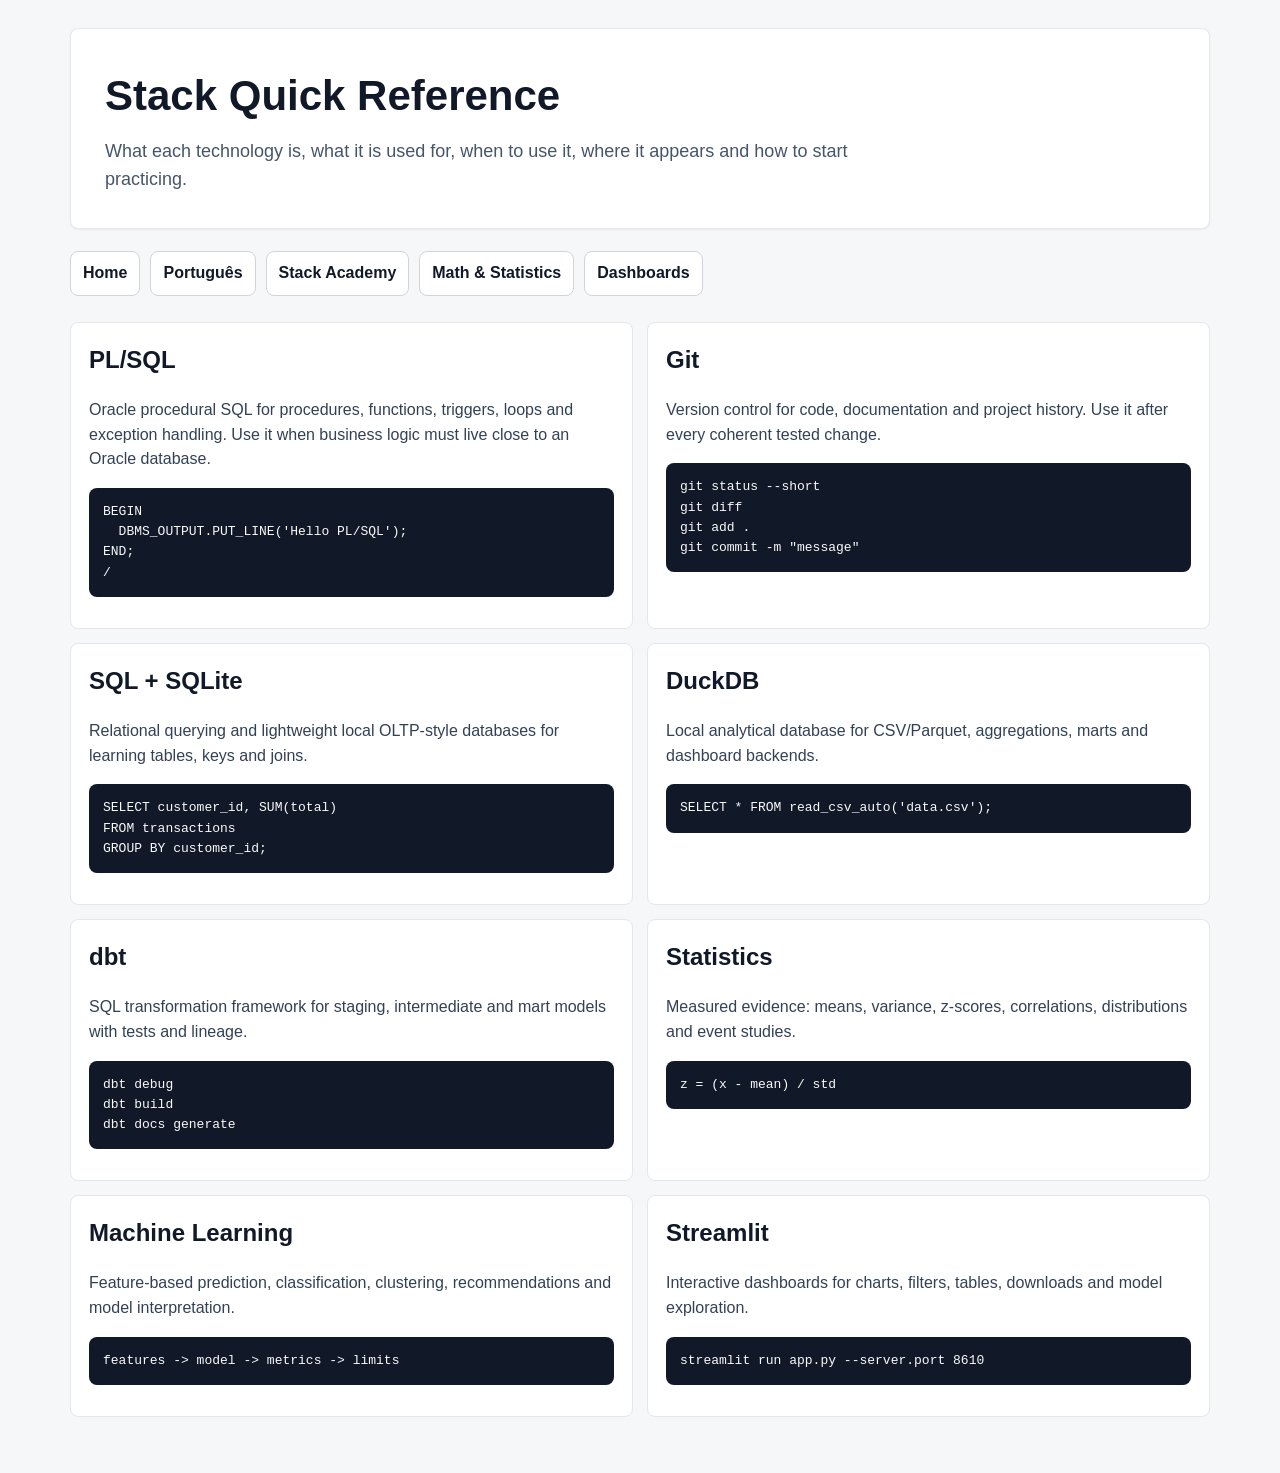
<file: docs_html/stack_reference.html>
<!doctype html>
<html lang="en">
<head>
  <meta charset="utf-8">
  <meta name="viewport" content="width=device-width, initial-scale=1">
  <title>Stack Quick Reference</title>
  <link rel="stylesheet" href="style.css">
</head>
<body>
  <main class="shell">
    <section class="hero">
      <h1>Stack Quick Reference</h1>
      <p>What each technology is, what it is used for, when to use it, where it appears and how to start practicing.</p>
    </section>
    <nav class="nav">
      <a href="index.html">Home</a>
      <a href="stack_reference_pt.html">Português</a>
      <a href="concepts.html">Stack Academy</a>
      <a href="theory.html">Math & Statistics</a>
      <a href="services.html">Dashboards</a>
    </nav>
    <section class="grid two">
      <article class="card"><h2>PL/SQL</h2><p>Oracle procedural SQL for procedures, functions, triggers, loops and exception handling. Use it when business logic must live close to an Oracle database.</p><pre>BEGIN
  DBMS_OUTPUT.PUT_LINE('Hello PL/SQL');
END;
/</pre></article>
      <article class="card"><h2>Git</h2><p>Version control for code, documentation and project history. Use it after every coherent tested change.</p><pre>git status --short
git diff
git add .
git commit -m "message"</pre></article>
      <article class="card"><h2>SQL + SQLite</h2><p>Relational querying and lightweight local OLTP-style databases for learning tables, keys and joins.</p><pre>SELECT customer_id, SUM(total)
FROM transactions
GROUP BY customer_id;</pre></article>
      <article class="card"><h2>DuckDB</h2><p>Local analytical database for CSV/Parquet, aggregations, marts and dashboard backends.</p><pre>SELECT * FROM read_csv_auto('data.csv');</pre></article>
      <article class="card"><h2>dbt</h2><p>SQL transformation framework for staging, intermediate and mart models with tests and lineage.</p><pre>dbt debug
dbt build
dbt docs generate</pre></article>
      <article class="card"><h2>Statistics</h2><p>Measured evidence: means, variance, z-scores, correlations, distributions and event studies.</p><pre>z = (x - mean) / std</pre></article>
      <article class="card"><h2>Machine Learning</h2><p>Feature-based prediction, classification, clustering, recommendations and model interpretation.</p><pre>features -> model -> metrics -> limits</pre></article>
      <article class="card"><h2>Streamlit</h2><p>Interactive dashboards for charts, filters, tables, downloads and model exploration.</p><pre>streamlit run app.py --server.port 8610</pre></article>
    </section>
  </main>
</body>
</html>
</file>
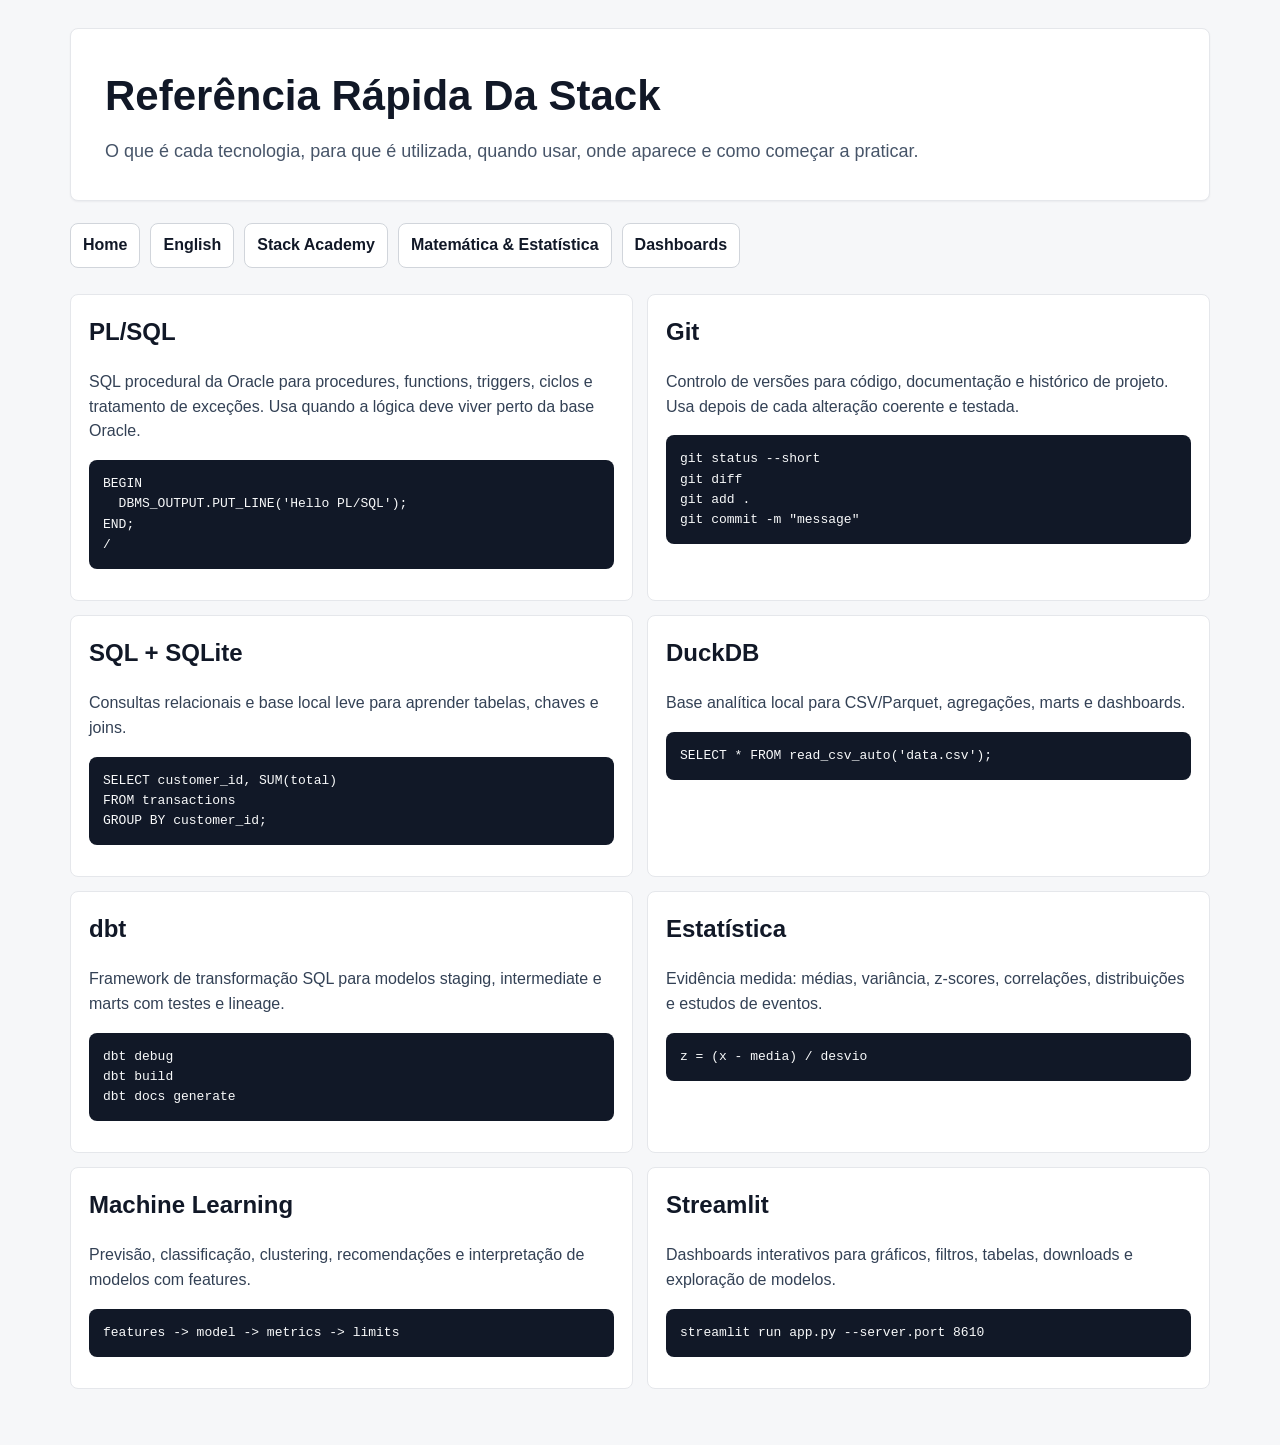
<file: docs_html/stack_reference_pt.html>
<!doctype html>
<html lang="pt">
<head>
  <meta charset="utf-8">
  <meta name="viewport" content="width=device-width, initial-scale=1">
  <title>Referência Rápida Da Stack</title>
  <link rel="stylesheet" href="style.css">
</head>
<body>
  <main class="shell">
    <section class="hero">
      <h1>Referência Rápida Da Stack</h1>
      <p>O que é cada tecnologia, para que é utilizada, quando usar, onde aparece e como começar a praticar.</p>
    </section>
    <nav class="nav">
      <a href="index.html">Home</a>
      <a href="stack_reference.html">English</a>
      <a href="concepts.html">Stack Academy</a>
      <a href="theory.html">Matemática & Estatística</a>
      <a href="services.html">Dashboards</a>
    </nav>
    <section class="grid two">
      <article class="card"><h2>PL/SQL</h2><p>SQL procedural da Oracle para procedures, functions, triggers, ciclos e tratamento de exceções. Usa quando a lógica deve viver perto da base Oracle.</p><pre>BEGIN
  DBMS_OUTPUT.PUT_LINE('Hello PL/SQL');
END;
/</pre></article>
      <article class="card"><h2>Git</h2><p>Controlo de versões para código, documentação e histórico de projeto. Usa depois de cada alteração coerente e testada.</p><pre>git status --short
git diff
git add .
git commit -m "message"</pre></article>
      <article class="card"><h2>SQL + SQLite</h2><p>Consultas relacionais e base local leve para aprender tabelas, chaves e joins.</p><pre>SELECT customer_id, SUM(total)
FROM transactions
GROUP BY customer_id;</pre></article>
      <article class="card"><h2>DuckDB</h2><p>Base analítica local para CSV/Parquet, agregações, marts e dashboards.</p><pre>SELECT * FROM read_csv_auto('data.csv');</pre></article>
      <article class="card"><h2>dbt</h2><p>Framework de transformação SQL para modelos staging, intermediate e marts com testes e lineage.</p><pre>dbt debug
dbt build
dbt docs generate</pre></article>
      <article class="card"><h2>Estatística</h2><p>Evidência medida: médias, variância, z-scores, correlações, distribuições e estudos de eventos.</p><pre>z = (x - media) / desvio</pre></article>
      <article class="card"><h2>Machine Learning</h2><p>Previsão, classificação, clustering, recomendações e interpretação de modelos com features.</p><pre>features -> model -> metrics -> limits</pre></article>
      <article class="card"><h2>Streamlit</h2><p>Dashboards interativos para gráficos, filtros, tabelas, downloads e exploração de modelos.</p><pre>streamlit run app.py --server.port 8610</pre></article>
    </section>
  </main>
</body>
</html>
</file>
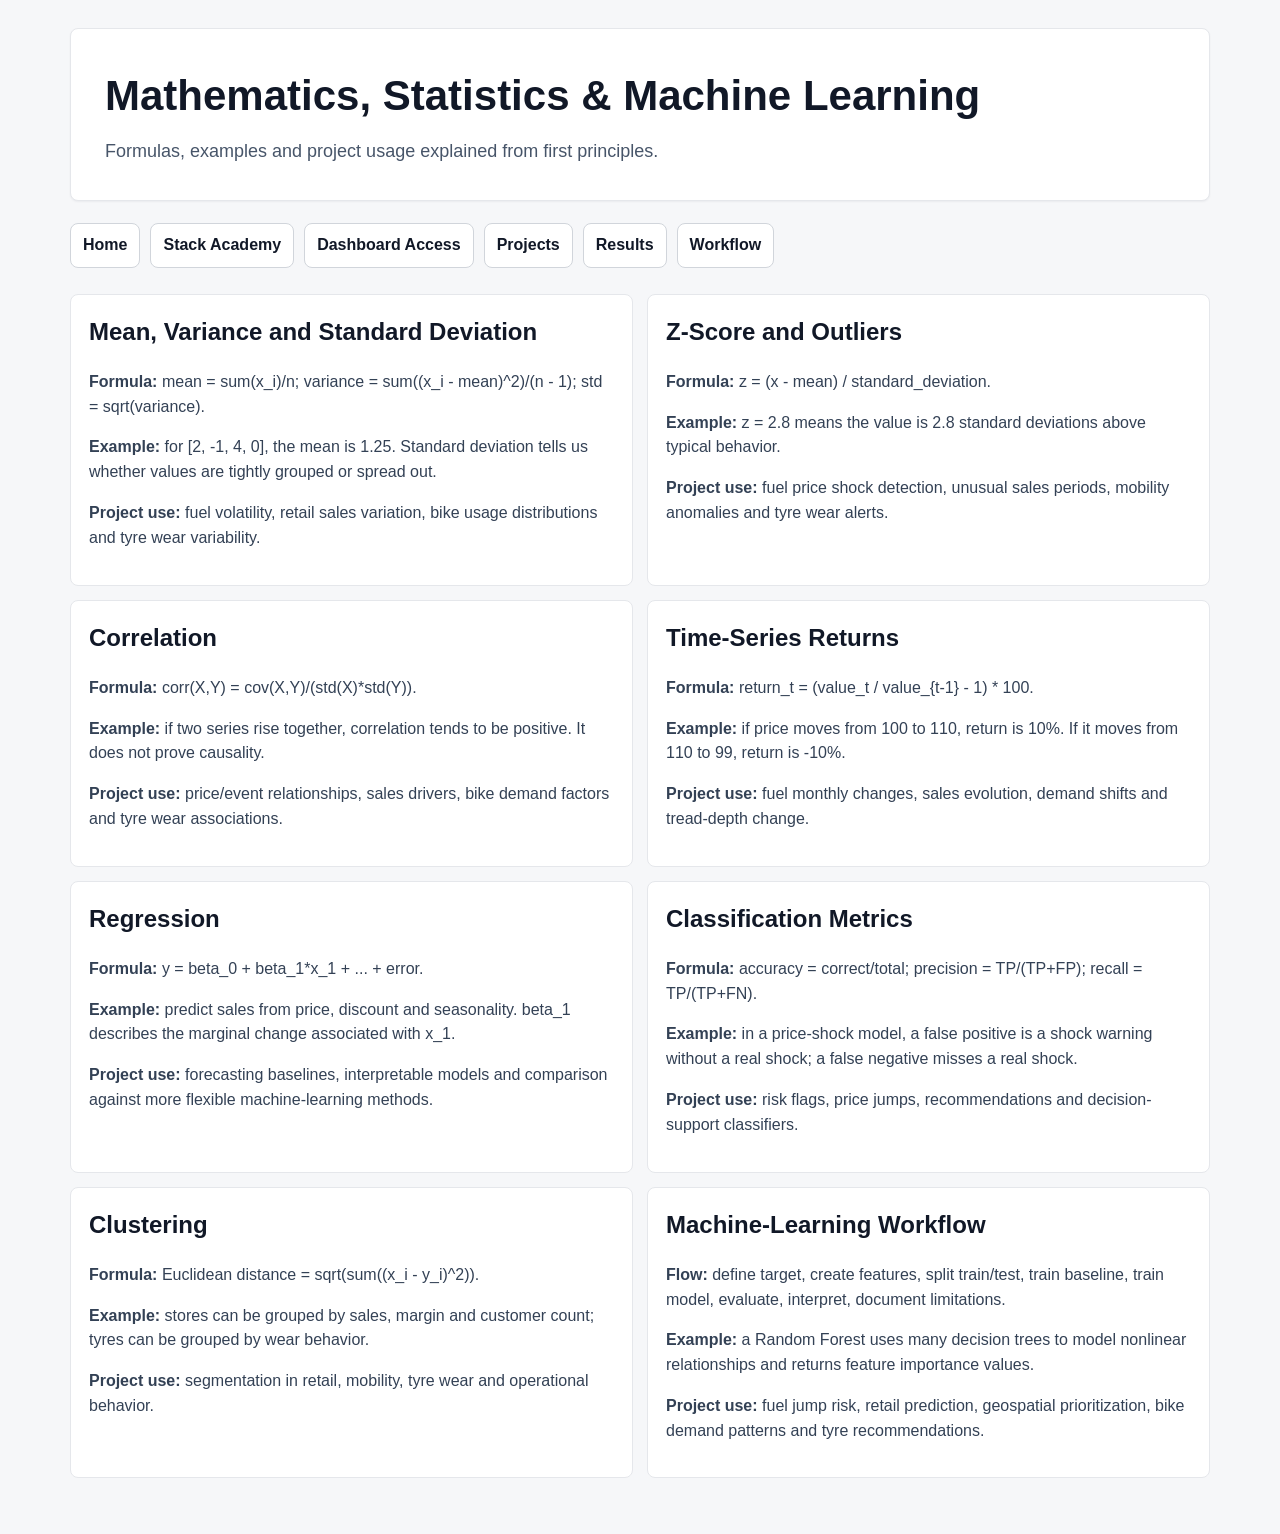
<file: docs_html/theory.html>
<!doctype html>
<html lang="en">
<head>
  <meta charset="utf-8">
  <meta name="viewport" content="width=device-width, initial-scale=1">
  <title>Mathematics, Statistics and ML</title>
  <link rel="stylesheet" href="style.css">
</head>
<body>
  <main class="shell">
    <section class="hero">
      <h1>Mathematics, Statistics & Machine Learning</h1>
      <p>Formulas, examples and project usage explained from first principles.</p>
    </section>
    <nav class="nav">
      <a href="index.html">Home</a>
      <a href="concepts.html">Stack Academy</a>
      <a href="services.html">Dashboard Access</a>
      <a href="projects.html">Projects</a>
      <a href="results.html">Results</a>
      <a href="roadmap.html">Workflow</a>
    </nav>
    <section class="grid two">
      <article class="card">
        <h2>Mean, Variance and Standard Deviation</h2>
        <p><strong>Formula:</strong> mean = sum(x_i)/n; variance = sum((x_i - mean)^2)/(n - 1); std = sqrt(variance).</p>
        <p><strong>Example:</strong> for [2, -1, 4, 0], the mean is 1.25. Standard deviation tells us whether values are tightly grouped or spread out.</p>
        <p><strong>Project use:</strong> fuel volatility, retail sales variation, bike usage distributions and tyre wear variability.</p>
      </article>
      <article class="card">
        <h2>Z-Score and Outliers</h2>
        <p><strong>Formula:</strong> z = (x - mean) / standard_deviation.</p>
        <p><strong>Example:</strong> z = 2.8 means the value is 2.8 standard deviations above typical behavior.</p>
        <p><strong>Project use:</strong> fuel price shock detection, unusual sales periods, mobility anomalies and tyre wear alerts.</p>
      </article>
      <article class="card">
        <h2>Correlation</h2>
        <p><strong>Formula:</strong> corr(X,Y) = cov(X,Y)/(std(X)*std(Y)).</p>
        <p><strong>Example:</strong> if two series rise together, correlation tends to be positive. It does not prove causality.</p>
        <p><strong>Project use:</strong> price/event relationships, sales drivers, bike demand factors and tyre wear associations.</p>
      </article>
      <article class="card">
        <h2>Time-Series Returns</h2>
        <p><strong>Formula:</strong> return_t = (value_t / value_{t-1} - 1) * 100.</p>
        <p><strong>Example:</strong> if price moves from 100 to 110, return is 10%. If it moves from 110 to 99, return is -10%.</p>
        <p><strong>Project use:</strong> fuel monthly changes, sales evolution, demand shifts and tread-depth change.</p>
      </article>
      <article class="card">
        <h2>Regression</h2>
        <p><strong>Formula:</strong> y = beta_0 + beta_1*x_1 + ... + error.</p>
        <p><strong>Example:</strong> predict sales from price, discount and seasonality. beta_1 describes the marginal change associated with x_1.</p>
        <p><strong>Project use:</strong> forecasting baselines, interpretable models and comparison against more flexible machine-learning methods.</p>
      </article>
      <article class="card">
        <h2>Classification Metrics</h2>
        <p><strong>Formula:</strong> accuracy = correct/total; precision = TP/(TP+FP); recall = TP/(TP+FN).</p>
        <p><strong>Example:</strong> in a price-shock model, a false positive is a shock warning without a real shock; a false negative misses a real shock.</p>
        <p><strong>Project use:</strong> risk flags, price jumps, recommendations and decision-support classifiers.</p>
      </article>
      <article class="card">
        <h2>Clustering</h2>
        <p><strong>Formula:</strong> Euclidean distance = sqrt(sum((x_i - y_i)^2)).</p>
        <p><strong>Example:</strong> stores can be grouped by sales, margin and customer count; tyres can be grouped by wear behavior.</p>
        <p><strong>Project use:</strong> segmentation in retail, mobility, tyre wear and operational behavior.</p>
      </article>
      <article class="card">
        <h2>Machine-Learning Workflow</h2>
        <p><strong>Flow:</strong> define target, create features, split train/test, train baseline, train model, evaluate, interpret, document limitations.</p>
        <p><strong>Example:</strong> a Random Forest uses many decision trees to model nonlinear relationships and returns feature importance values.</p>
        <p><strong>Project use:</strong> fuel jump risk, retail prediction, geospatial prioritization, bike demand patterns and tyre recommendations.</p>
      </article>
    </section>
  </main>
</body>
</html>
</file>
<file: docs_html/style.css>
* {
  box-sizing: border-box;
}

body {
  margin: 0;
  font-family: Inter, -apple-system, BlinkMacSystemFont, "Segoe UI", sans-serif;
  color: #111827;
  background: #f6f7f9;
  line-height: 1.55;
}

a {
  color: #0f766e;
  text-decoration: none;
}

a:hover {
  text-decoration: underline;
}

.shell {
  max-width: 1180px;
  margin: 0 auto;
  padding: 28px 20px 56px;
}

.hero {
  background: #fff;
  color: #111827;
  border: 1px solid #e5e7eb;
  border-radius: 8px;
  padding: 34px;
  margin-bottom: 22px;
  box-shadow: 0 1px 2px rgba(15, 23, 42, 0.05);
}

.hero h1 {
  margin: 0 0 10px;
  font-size: 42px;
  letter-spacing: 0;
}

.hero p {
  margin: 0;
  max-width: 820px;
  color: #475569;
  font-size: 18px;
}

.nav {
  display: flex;
  gap: 10px;
  flex-wrap: wrap;
  margin: 0 0 26px;
}

.nav a {
  display: inline-block;
  border: 1px solid #d1d5db;
  background: #fff;
  border-radius: 8px;
  padding: 9px 12px;
  color: #111827;
  font-weight: 650;
}

.grid {
  display: grid;
  grid-template-columns: repeat(3, minmax(0, 1fr));
  gap: 14px;
}

.grid.two {
  grid-template-columns: repeat(2, minmax(0, 1fr));
}

.card {
  background: #fff;
  color: #111827;
  border: 1px solid #e5e7eb;
  border-radius: 8px;
  padding: 18px;
  min-height: 150px;
}

.card h2,
.card h3 {
  margin-top: 0;
  color: #111827;
}

.card p,
.card li,
td {
  color: #334155;
}

.tag {
  display: inline-block;
  background: #ecfdf5;
  color: #065f46;
  border: 1px solid #a7f3d0;
  border-radius: 999px;
  padding: 3px 8px;
  font-size: 12px;
  font-weight: 700;
  margin: 0 6px 6px 0;
}

.step {
  display: grid;
  grid-template-columns: 44px 1fr;
  gap: 14px;
  margin: 14px 0;
}

.step strong {
  display: inline-flex;
  align-items: center;
  justify-content: center;
  width: 38px;
  height: 38px;
  border-radius: 8px;
  background: #0f766e;
  color: #fff;
}

code,
pre {
  background: #111827;
  color: #f9fafb;
  border-radius: 8px;
}

code {
  padding: 2px 5px;
}

pre {
  padding: 14px;
  overflow-x: auto;
}

table {
  width: 100%;
  border-collapse: collapse;
  background: #fff;
  border-radius: 8px;
  overflow: hidden;
}

th,
td {
  padding: 11px 12px;
  border-bottom: 1px solid #e5e7eb;
  text-align: left;
}

th {
  background: #f3f4f6;
}

@media (max-width: 850px) {
  .grid,
  .grid.two {
    grid-template-columns: 1fr;
  }

  .hero h1 {
    font-size: 32px;
  }
}
</file>
<file: data_quality_ml_duckdb_dbt_streamlit_project/docs/styles.css>
:root {
  --bg: #0f172a;
  --surface: #112240;
  --surface-elevated: #15233b;
  --text: #e2e8f0;
  --muted: #94a3b8;
  --accent: #38bdf8;
  --card: rgba(15, 23, 42, 0.92);
}

* {
  box-sizing: border-box;
}

body {
  margin: 0;
  font-family: Inter, system-ui, sans-serif;
  background: linear-gradient(180deg, #0b1121 0%, #0f172a 100%);
  color: var(--text);
}

.container {
  max-width: 1100px;
  margin: 0 auto;
  padding: 40px 20px;
}

header,
section,
footer {
  margin-bottom: 40px;
}

header .hero {
  display: grid;
  gap: 24px;
}

.hero h1 {
  margin: 0;
  font-size: clamp(2.4rem, 4vw, 4rem);
}

.hero p {
  max-width: 760px;
  line-height: 1.8;
  color: var(--muted);
}

.buttons {
  display: flex;
  flex-wrap: wrap;
  gap: 14px;
}

.button {
  display: inline-flex;
  align-items: center;
  justify-content: center;
  padding: 14px 22px;
  border-radius: 999px;
  background: var(--accent);
  color: #0f172a;
  text-decoration: none;
  font-weight: 600;
}

.card-grid {
  display: grid;
  gap: 20px;
  grid-template-columns: repeat(auto-fit, minmax(240px, 1fr));
}

.card {
  background: var(--card);
  border: 1px solid rgba(148, 163, 184, 0.12);
  border-radius: 24px;
  padding: 24px;
  box-shadow: 0 24px 80px rgba(15, 23, 42, 0.2);
}

.card h3 {
  margin-top: 0;
  color: #ffffff;
}

.section-title {
  margin-bottom: 18px;
  font-size: 1.6rem;
}

.grid-2 {
  display: grid;
  gap: 24px;
  grid-template-columns: 1.4fr 1fr;
}

.hero-image,
.screenshot {
  min-height: 260px;
  border-radius: 24px;
  background: rgba(56, 189, 248, 0.12);
  border: 1px solid rgba(56, 189, 248, 0.2);
  display: flex;
  align-items: center;
  justify-content: center;
  color: var(--muted);
  text-align: center;
}

.skills {
  display: grid;
  gap: 14px;
  grid-template-columns: repeat(auto-fit, minmax(150px, 1fr));
}

.skill {
  background: #0f172a;
  border: 1px solid rgba(148, 163, 184, 0.12);
  padding: 18px;
  border-radius: 18px;
  text-align: center;
}

footer {
  color: var(--muted);
  padding-top: 20px;
  border-top: 1px solid rgba(148, 163, 184, 0.12);
}

footer a {
  color: var(--accent);
  text-decoration: none;
}

@media (max-width: 860px) {
  .grid-2 {
    grid-template-columns: 1fr;
  }
}
</file>
